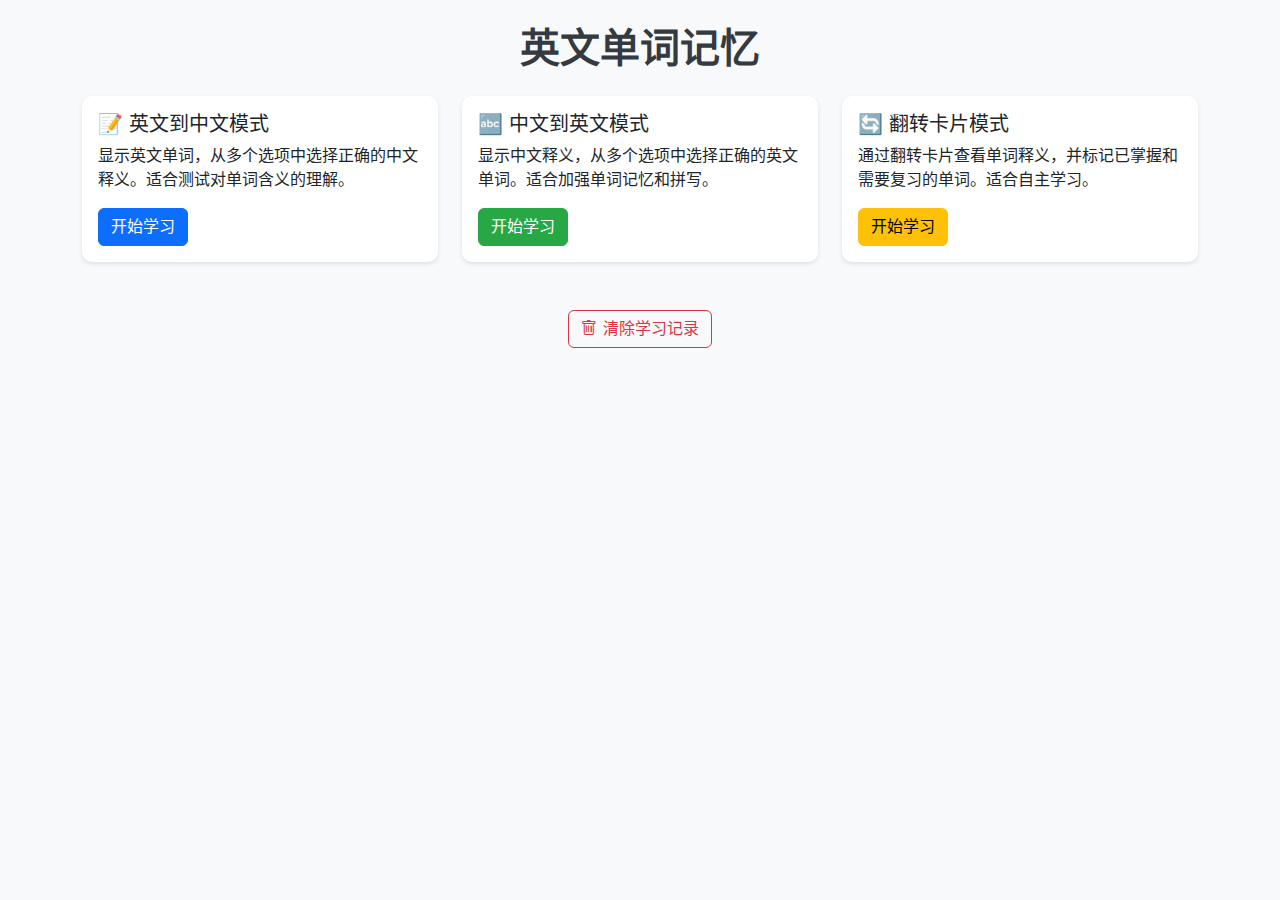
<file: E/index.html>
<!DOCTYPE html>
<html lang="zh-CN">
<head>
    <meta charset="UTF-8">
    <title>自定义英文单词选择题游戏</title>
    <meta name="viewport" content="width=device-width, initial-scale=1">
    <link href="https://cdn.jsdelivr.net/npm/bootstrap@5.3.0/dist/css/bootstrap.min.css" rel="stylesheet">
    <link href="https://cdn.jsdelivr.net/npm/bootstrap-icons@1.11.1/font/bootstrap-icons.css" rel="stylesheet">
    <link rel="stylesheet" href="style.css">
</head>
<body>
<div class="container my-4">
    <h1 class="text-center mb-4">英文单词记忆</h1>
    
    <div class="row">
        <!-- 英文到中文模式 -->
        <div class="col-md-4 mb-4">
            <div class="card h-100">
                <div class="card-body">
                    <h5 class="card-title">📝 英文到中文模式</h5>
                    <p class="card-text">显示英文单词，从多个选项中选择正确的中文释义。适合测试对单词含义的理解。</p>
                    <a href="feature1.html" class="btn btn-primary">开始学习</a>
                </div>
            </div>
        </div>

        <!-- 中文到英文模式 -->
        <div class="col-md-4 mb-4">
            <div class="card h-100">
                <div class="card-body">
                    <h5 class="card-title">🔤 中文到英文模式</h5>
                    <p class="card-text">显示中文释义，从多个选项中选择正确的英文单词。适合加强单词记忆和拼写。</p>
                    <a href="feature2.html" class="btn btn-success">开始学习</a>
                </div>
            </div>
        </div>

        <!-- 翻转卡片模式 -->
        <div class="col-md-4 mb-4">
            <div class="card h-100">
                <div class="card-body">
                    <h5 class="card-title">🔄 翻转卡片模式</h5>
                    <p class="card-text">通过翻转卡片查看单词释义，并标记已掌握和需要复习的单词。适合自主学习。</p>
                    <a href="feature3.html" class="btn btn-warning">开始学习</a>
                </div>
            </div>
        </div>
    </div>

    <!-- 清除数据按钮 -->
    <div class="text-center mt-4">
        <button id="clear-data" class="btn btn-outline-danger">
            <i class="bi bi-trash"></i> 清除学习记录
        </button>
    </div>
</div>

<script src="https://code.jquery.com/jquery-3.6.0.min.js"></script>
<script src="https://cdn.jsdelivr.net/npm/bootstrap@5.3.0/dist/js/bootstrap.bundle.min.js"></script>
<script>
$(document).ready(function() {
    $('#clear-data').click(function() {
        if (confirm('确定要清除所有学习记录吗？这将重置所有已掌握的单词记录。')) {
            // 清除所有以 mastered_ 开头的localStorage数据
            Object.keys(localStorage).forEach(key => {
                if (key.startsWith('mastered_')) {
                    localStorage.removeItem(key);
                }
            });
            alert('学习记录已清除！');
        }
    });
});
</script>
</body>
</html>
</file>
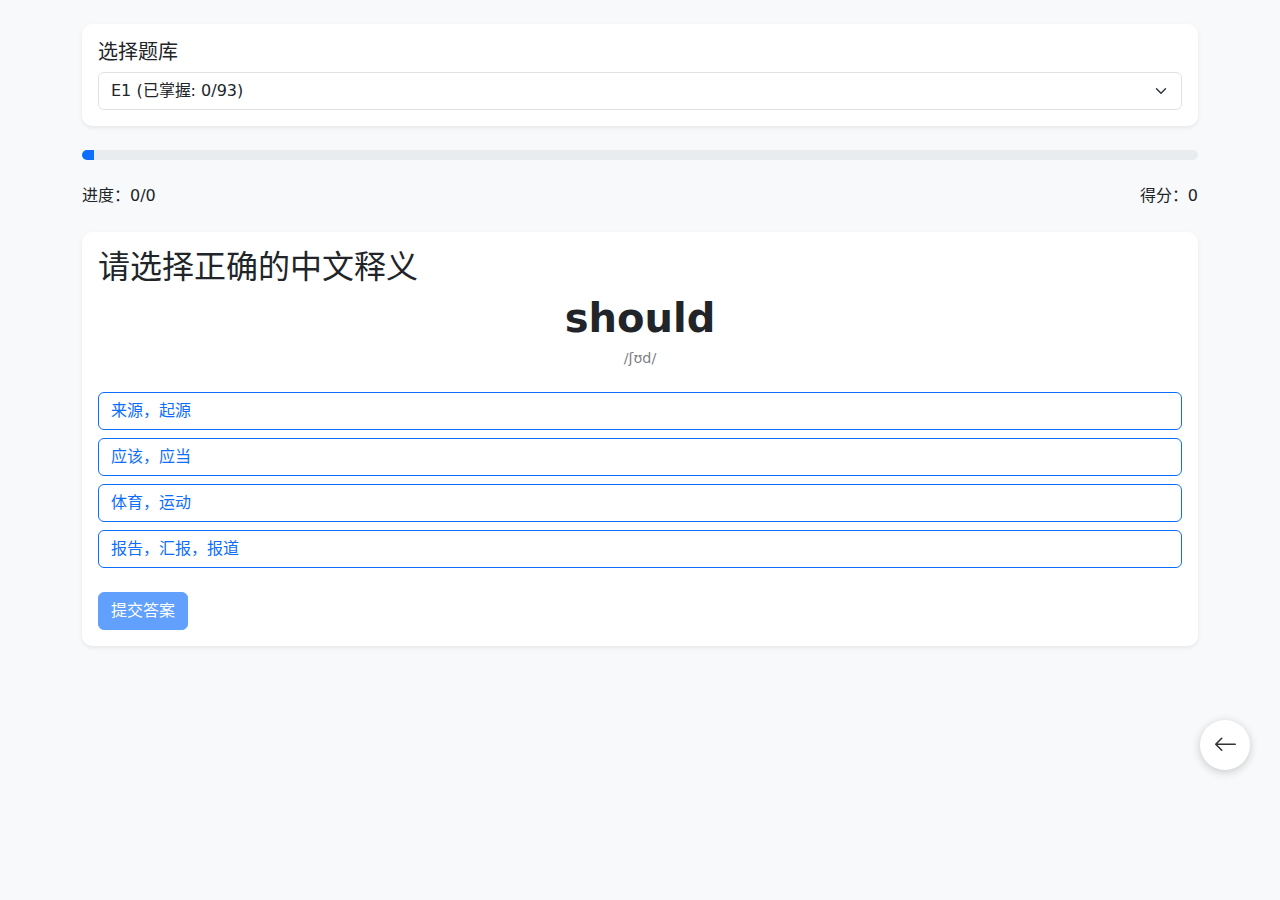
<file: E/feature1.html>
<!DOCTYPE html>
<html lang="zh-CN">
<head>
    <meta charset="UTF-8">
    <title>英文到中文模式 - 自定义英文单词选择题游戏</title>
    <meta name="viewport" content="width=device-width, initial-scale=1">
    <link href="https://cdn.jsdelivr.net/npm/bootstrap@5.3.0/dist/css/bootstrap.min.css" rel="stylesheet">
    <link href="https://cdn.jsdelivr.net/npm/bootstrap-icons@1.11.1/font/bootstrap-icons.css" rel="stylesheet">
    <link rel="stylesheet" href="style.css">
</head>
<body>
<div class="container my-4">
    <!-- 题库选择 -->
    <div class="card shadow-sm mb-4">
        <div class="card-body">
            <h2 class="card-title h5">选择题库</h2>
            <select id="word-bank" class="form-select">
                <option value="E1">题库1</option>
                <option value="E2">题库2</option>
            </select>
        </div>
    </div>

    <!-- 进度显示 -->
    <div class="progress mb-4">
        <div id="progress-bar" class="progress-bar" role="progressbar" style="width: 0%"></div>
    </div>

    <!-- 得分显示 -->
    <div class="d-flex justify-content-between mb-4">
        <div>进度：<span id="current-number">0</span>/<span id="total-number">0</span></div>
        <div>得分：<span id="score">0</span></div>
    </div>

    <!-- 题目卡片 -->
    <div class="card shadow-sm">
        <div class="card-body">
            <h2 class="card-title">请选择正确的中文释义</h2>
            <div id="english-word" class="mb-4 text-center h3">
                <!-- 英文单词和音标 -->
            </div>
            <div id="chinese-options" class="mb-3">
                <!-- 中文释义选项 -->
            </div>
            <div id="feedback" class="alert" style="display: none;"></div>
            <div id="example-section" style="display: none;">
                <!-- 例句和翻译 -->
            </div>
            <div class="d-flex justify-content-between mt-3">
                <div>
                    <button id="submit-answer" class="btn btn-primary">提交答案</button>
                    <button id="mark-known" class="btn btn-success ms-2" style="display: none;">
                        <i class="bi bi-check-lg"></i> 标记已掌握
                    </button>
                </div>
                <button id="next-question" class="btn btn-secondary" style="display: none;">下一题</button>
            </div>
        </div>
    </div>

    <!-- 结果显示 -->
    <div id="result-section" class="card shadow-sm mt-4" style="display: none;">
        <div class="card-body">
            <h2 class="card-title">测验结果</h2>
            <p>总得分：<span id="final-score">0</span></p>
            <div id="error-review"></div>
            <button id="restart" class="btn btn-primary mt-3">重新开始</button>
        </div>
    </div>
</div>

<!-- 返回按钮 -->
<a href="index.html" class="back-button">
    <i class="bi bi-arrow-left"></i>
</a>

<script src="https://code.jquery.com/jquery-3.6.0.min.js"></script>
<script src="https://cdn.jsdelivr.net/npm/bootstrap@5.3.0/dist/js/bootstrap.bundle.min.js"></script>
<script src="js/common.js"></script>
<script src="js/feature1.js"></script>
</body>
</html>
</file>
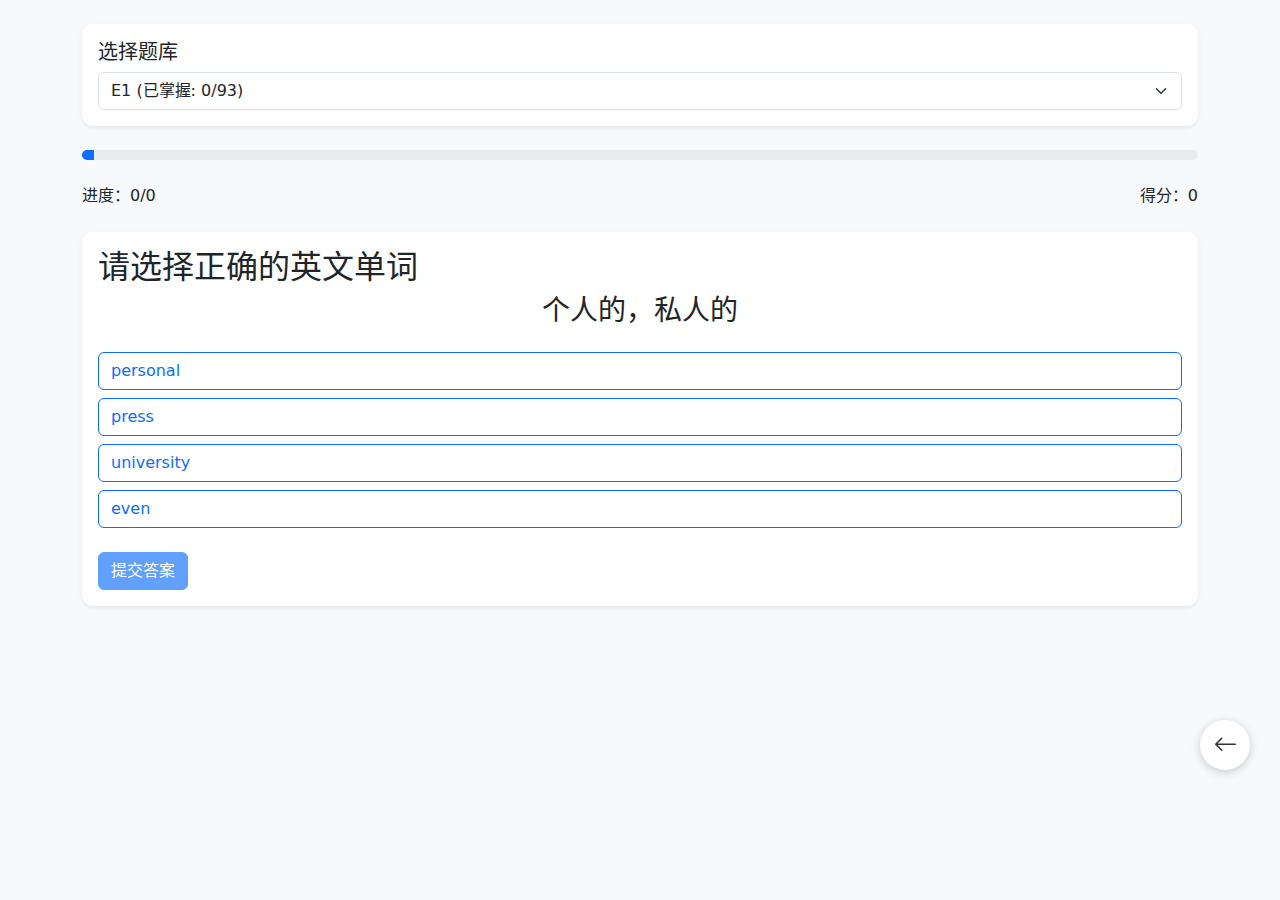
<file: E/feature2.html>
<!DOCTYPE html>
<html lang="zh-CN">
<head>
    <meta charset="UTF-8">
    <title>中文到英文模式 - 自定义英文单词选择题游戏</title>
    <meta name="viewport" content="width=device-width, initial-scale=1">
    <link href="https://cdn.jsdelivr.net/npm/bootstrap@5.3.0/dist/css/bootstrap.min.css" rel="stylesheet">
    <link href="https://cdn.jsdelivr.net/npm/bootstrap-icons@1.11.1/font/bootstrap-icons.css" rel="stylesheet">
    <link rel="stylesheet" href="style.css">
</head>
<body>
<div class="container my-4">
    <!-- 题库选择 -->
    <div class="card shadow-sm mb-4">
        <div class="card-body">
            <h2 class="card-title h5">选择题库</h2>
            <select id="word-bank" class="form-select">
                <option value="E1">题库1</option>
                <option value="E2">题库2</option>
            </select>
        </div>
    </div>

    <!-- 进度显示 -->
    <div class="progress mb-4">
        <div id="progress-bar" class="progress-bar" role="progressbar" style="width: 0%"></div>
    </div>

    <!-- 得分显示 -->
    <div class="d-flex justify-content-between mb-4">
        <div>进度：<span id="current-number">0</span>/<span id="total-number">0</span></div>
        <div>得分：<span id="score">0</span></div>
    </div>

    <!-- 题目卡片 -->
    <div class="card shadow-sm">
        <div class="card-body">
            <h2 class="card-title">请选择正确的英文单词</h2>
            <div id="chinese-definition" class="mb-4 text-center h3">
                <!-- 中文释义 -->
            </div>
            <div id="english-options" class="mb-3">
                <!-- 英文单词选项 -->
            </div>
            <div id="feedback" class="alert" style="display: none;"></div>
            <div id="example-section" style="display: none;">
                <!-- 音标、例句和翻译 -->
            </div>
            <div class="d-flex justify-content-between mt-3">
                <div>
                    <button id="submit-answer" class="btn btn-primary">提交答案</button>
                    <button id="mark-known" class="btn btn-success ms-2" style="display: none;">
                        <i class="bi bi-check-lg"></i> 标记已掌握
                    </button>
                </div>
                <button id="next-question" class="btn btn-secondary" style="display: none;">下一题</button>
            </div>
        </div>
    </div>

    <!-- 结果显示 -->
    <div id="result-section" class="card shadow-sm mt-4" style="display: none;">
        <div class="card-body">
            <h2 class="card-title">测验结果</h2>
            <p>总得分：<span id="final-score">0</span></p>
            <div id="error-review"></div>
            <button id="restart" class="btn btn-primary mt-3">重新开始</button>
        </div>
    </div>
</div>

<!-- 返回按钮 -->
<a href="index.html" class="back-button">
    <i class="bi bi-arrow-left"></i>
</a>

<script src="https://code.jquery.com/jquery-3.6.0.min.js"></script>
<script src="https://cdn.jsdelivr.net/npm/bootstrap@5.3.0/dist/js/bootstrap.bundle.min.js"></script>
<script src="js/common.js"></script>
<script src="js/feature2.js"></script>
</body>
</html>
</file>
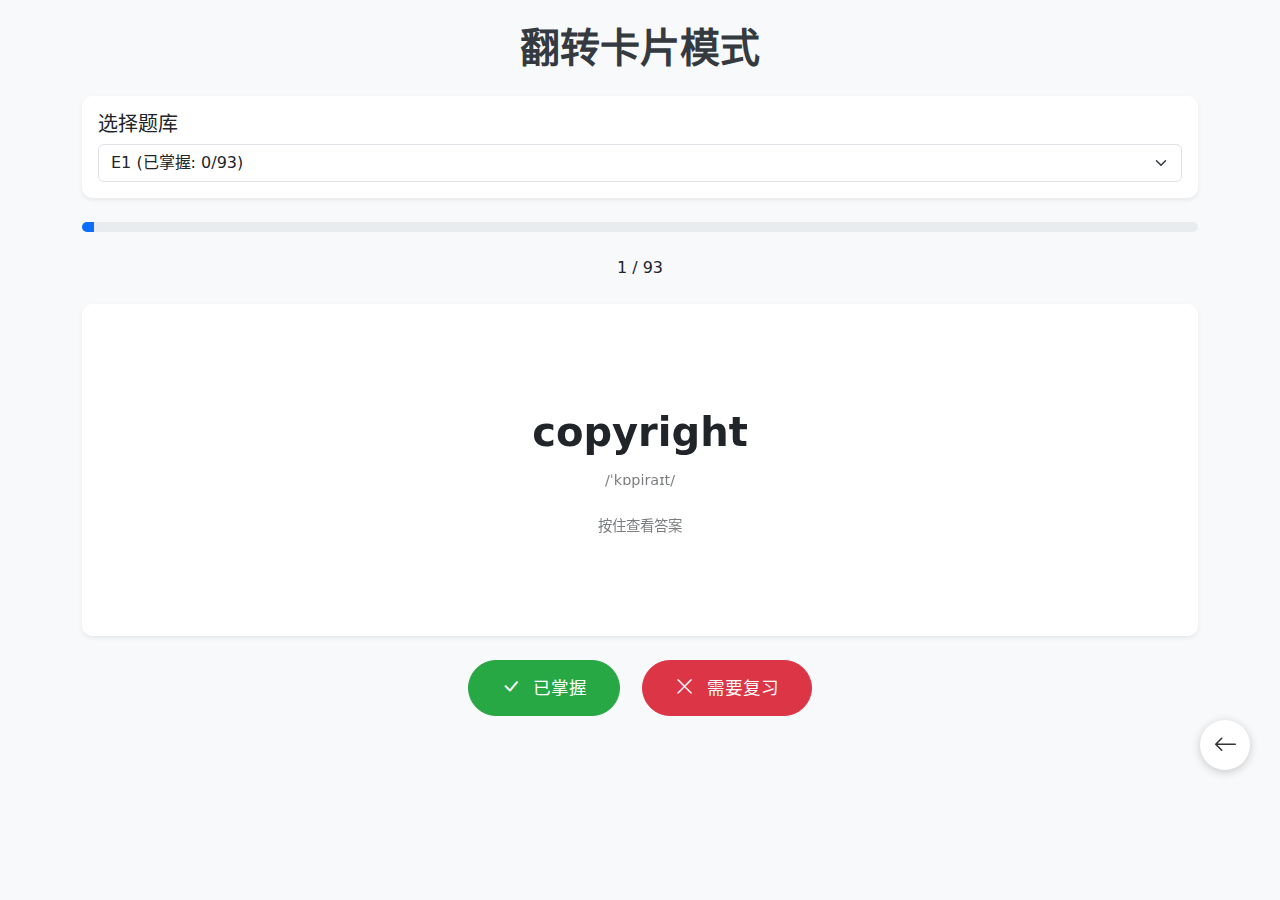
<file: E/feature3.html>
<!DOCTYPE html>
<html lang="zh-CN">
<head>
    <meta charset="UTF-8">
    <title>翻转卡片模式 - 自定义英文单词选择题游戏</title>
    <meta name="viewport" content="width=device-width, initial-scale=1">
    <link href="https://cdn.jsdelivr.net/npm/bootstrap@5.3.0/dist/css/bootstrap.min.css" rel="stylesheet">
    <link href="https://cdn.jsdelivr.net/npm/bootstrap-icons@1.11.1/font/bootstrap-icons.css" rel="stylesheet">
    <link rel="stylesheet" href="style.css">
</head>
<body>
<div class="container my-4">
    <h1 class="text-center mb-4">翻转卡片模式</h1>

    <!-- 题库选择 -->
    <div class="card shadow-sm mb-4">
        <div class="card-body">
            <h2 class="card-title h5">选择题库</h2>
            <select id="word-bank" class="form-select">
                <option value="E1">题库1</option>
                <option value="E2">题库2</option>
            </select>
        </div>
    </div>

    <!-- 进度显示 -->
    <div class="progress mb-4">
        <div id="progress-bar" class="progress-bar" role="progressbar" style="width: 0%"></div>
    </div>

    <!-- 卡片计数 -->
    <div class="text-center mb-4">
        <span id="current-number">0</span> / <span id="total-number">0</span>
    </div>

    <!-- 翻转卡片 -->
    <div class="card shadow-sm mb-4">
        <div class="card-body">
            <div id="flip-card" class="flip-card">
                <div class="flip-card-inner">
                    <div class="flip-card-front">
                        <div id="question" class="text-center">
                            <!-- 英文单词和音标 -->
                        </div>
                        <div class="text-muted mt-4">按住查看答案</div>
                    </div>
                    <div class="flip-card-back">
                        <div id="answer" class="text-center">
                            <!-- 中文释义、例句和翻译 -->
                        </div>
                    </div>
                </div>
            </div>
        </div>
    </div>

    <!-- 操作按钮 -->
    <div class="text-center mt-4">
        <button id="mark-known" class="btn btn-success btn-lg me-3">
            <i class="bi bi-check-lg"></i> 已掌握
        </button>
        <button id="mark-unknown" class="btn btn-danger btn-lg">
            <i class="bi bi-x-lg"></i> 需要复习
        </button>
    </div>
</div>

<!-- 返回按钮 -->
<a href="index.html" class="back-button">
    <i class="bi bi-arrow-left"></i>
</a>

<script src="https://code.jquery.com/jquery-3.6.0.min.js"></script>
<script src="https://cdn.jsdelivr.net/npm/bootstrap@5.3.0/dist/js/bootstrap.bundle.min.js"></script>
<script src="js/common.js"></script>
<script src="js/feature3.js"></script>
</body>
</html>
</file>
<file: E/style.css>
body {
    background-color: #f8f9fa;
}

h1 {
    font-weight: bold;
    color: #343a40;
}

.card {
    border-radius: 10px;
    border: none;
    box-shadow: 0 2px 4px rgba(0,0,0,0.1);
}

#question-content, #error-review {
    background-color: #f8f9fa;
    padding: 20px;
    border-radius: 5px;
}

.option-btn {
    width: 100%;
    text-align: left;
    margin-bottom: 10px;
    white-space: normal;
}

#question-content.flip {
    cursor: pointer;
    user-select: none;
}

#feedback {
    font-size: 1.1em;
}

.correct {
    color: #28a745;
}

.incorrect {
    color: #dc3545;
}

.list-group-item {
    cursor: pointer;
}

/* 翻转卡片样式 */
.flip-card {
    background-color: transparent;
    width: 100%;
    min-height: 300px;
    perspective: 1000px;
    cursor: pointer;
}

.flip-card-inner {
    position: relative;
    width: 100%;
    height: 100%;
    min-height: 300px;
    text-align: center;
    transition: transform 0.6s;
    transform-style: preserve-3d;
}

.flip-card.flipped .flip-card-inner {
    transform: rotateY(180deg);
}

.flip-card-front, .flip-card-back {
    position: absolute;
    width: 100%;
    height: 100%;
    min-height: 300px;
    -webkit-backface-visibility: hidden;
    backface-visibility: hidden;
    display: flex;
    flex-direction: column;
    justify-content: center;
    padding: 20px;
}

.flip-card-front {
    background-color: #fff;
}

.flip-card-back {
    background-color: #fff;
    transform: rotateY(180deg);
}

/* 单词样式 */
.word {
    font-size: 2.5rem;
    font-weight: bold;
}

.phonetic {
    font-size: 1.2rem;
}

.definition {
    font-size: 1.8rem;
    margin-bottom: 1rem;
}

.example {
    font-size: 1.1rem;
    font-style: italic;
    margin-bottom: 0.5rem;
}

.translation {
    font-size: 1rem;
}

/* 进度条样式 */
.progress {
    height: 10px;
}

/* 响应式调整 */
@media (max-width: 768px) {
    .word {
        font-size: 2rem;
    }
    
    .definition {
        font-size: 1.5rem;
    }
    
    .example, .translation {
        font-size: 1rem;
    }
}

/* 按钮样式 */
.option-btn {
    width: 100%;
    margin-bottom: 0.5rem;
    text-align: left;
    white-space: normal;
}

.option-btn.active {
    background-color: #0d6efd;
    color: white;
}

/* 导航栏样式 */
.navbar {
    border-radius: 10px;
    margin-bottom: 20px;
}

/* 操作按钮样式 */
.btn-lg {
    padding: 0.8rem 2rem;
    font-size: 1.1rem;
    border-radius: 50px;
    transition: all 0.3s ease;
}

.btn-lg i {
    margin-right: 8px;
    font-size: 1.2rem;
}

.btn-success {
    background-color: #28a745;
    border-color: #28a745;
}

.btn-success:hover {
    background-color: #218838;
    border-color: #1e7e34;
    transform: translateY(-2px);
}

.btn-danger {
    background-color: #dc3545;
    border-color: #dc3545;
}

.btn-danger:hover {
    background-color: #c82333;
    border-color: #bd2130;
    transform: translateY(-2px);
}

/* 提示文本样式 */
.text-muted {
    font-size: 0.9rem;
    opacity: 0.8;
}

/* 返回按钮样式 */
.back-button {
    position: fixed;
    bottom: 130px;
    right: 30px;
    width: 50px;
    height: 50px;
    border-radius: 50%;
    background-color: #fff;
    box-shadow: 0 2px 10px rgba(0,0,0,0.2);
    display: flex;
    align-items: center;
    justify-content: center;
    z-index: 1000;
    transition: all 0.3s ease;
}

.back-button:hover {
    transform: scale(1.1);
    box-shadow: 0 4px 15px rgba(0,0,0,0.3);
}

.back-button i {
    font-size: 1.5rem;
    color: #333;
}
</file>
